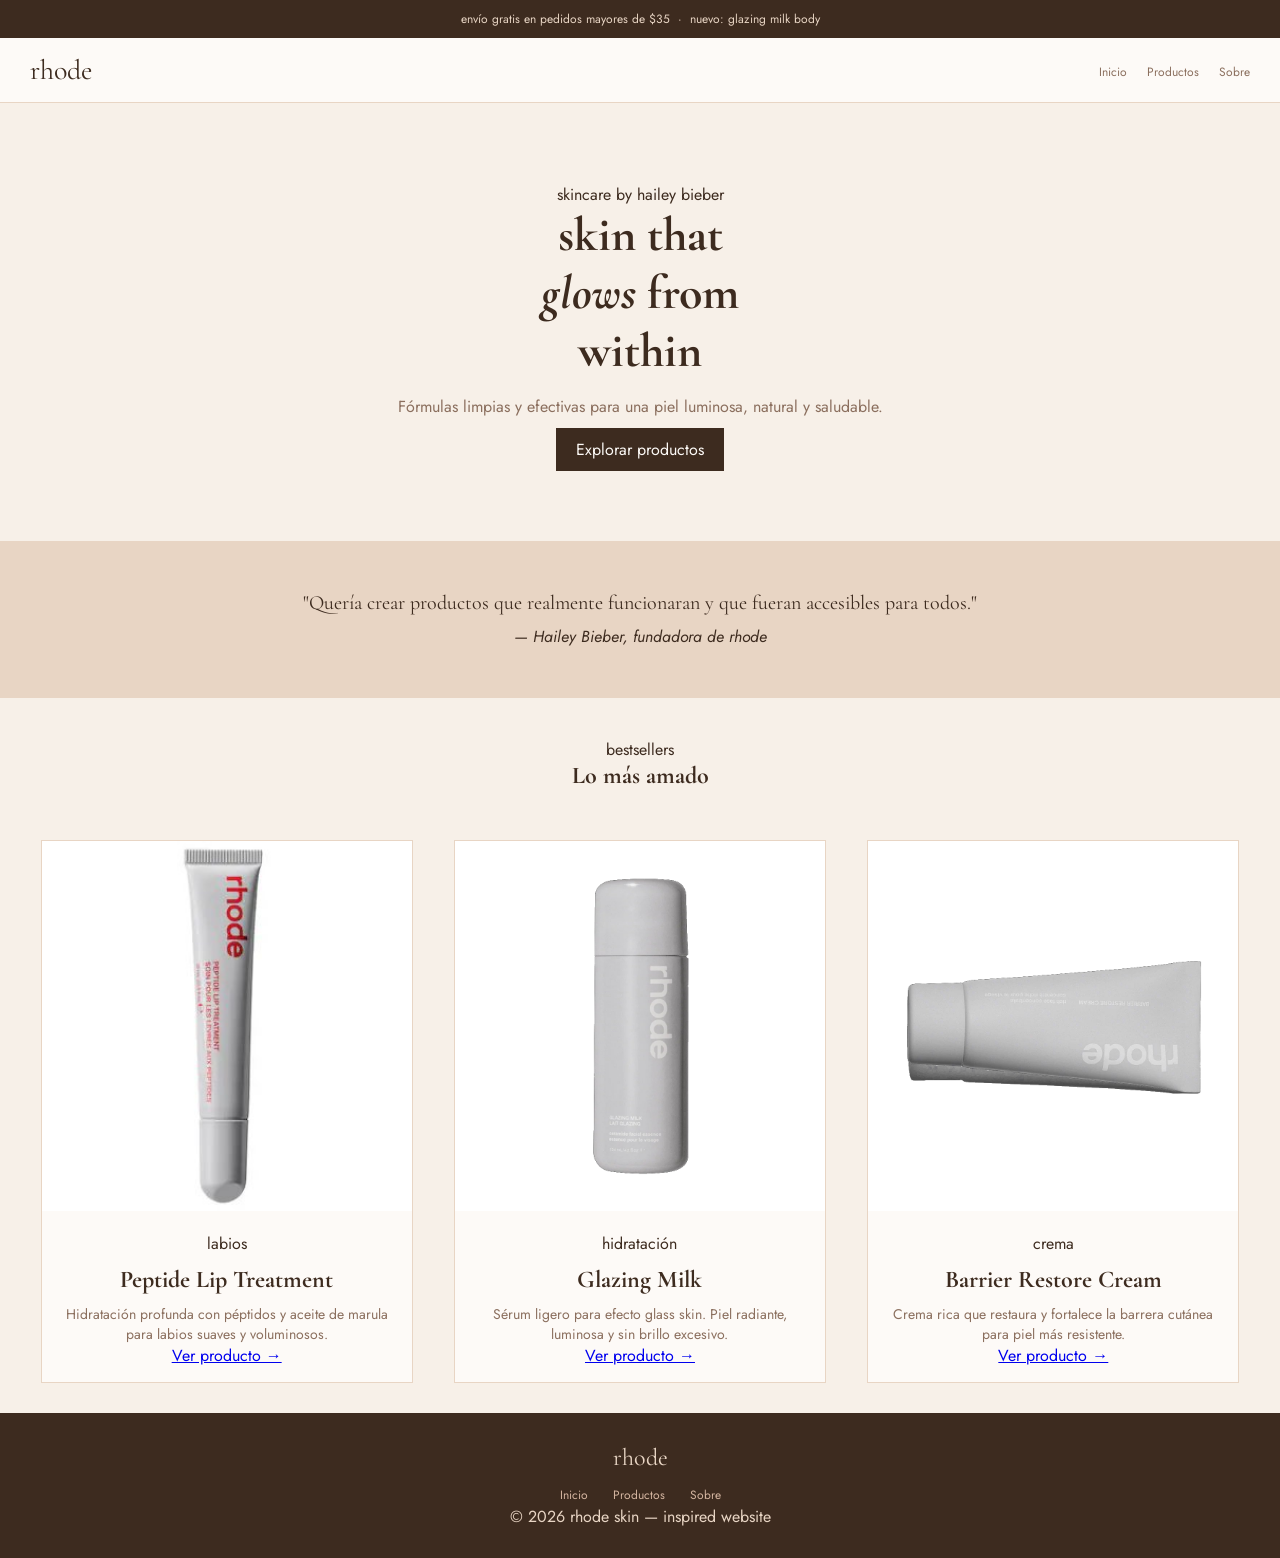
<file: rhode-web/index.html>
<!DOCTYPE html>
<html lang="es">
<head>
    <meta charset="UTF-8">
    <meta name="viewport" content="width=device-width, initial-scale=1.0">
    <title>rhode skin — beauty by hailey bieber</title>
    <link rel="stylesheet" href="estilo.css">
</head>
<body>


<div class="banner-strip">
    envío gratis en pedidos mayores de $35 &nbsp;·&nbsp; nuevo: glazing milk body
</div>


<header>
    <div class="navbar">
        <div class="logo">rhode</div>
        <nav>
            <ul>
                <li><a href="index.html">Inicio</a></li>
                <li><a href="productos.html">Productos</a></li>
                <li><a href="sobre.html">Sobre</a></li>
            </ul>
        </nav>
    </div>
</header>


<section class="hero">
    <span class="hero-eyebrow">skincare by hailey bieber</span>
    <h1>skin that<br><em>glows</em> from<br>within</h1>
    <p>Fórmulas limpias y efectivas para una piel luminosa, natural y saludable.</p>
    <a href="productos.html" class="btn">Explorar productos</a>
</section>


<div class="quote-section">
    <blockquote>
        "Quería crear productos que realmente funcionaran y que fueran accesibles para todos."
    </blockquote>
    <cite>— Hailey Bieber, fundadora de rhode</cite>
</div>


<div class="section-title">
    <span class="eyebrow">bestsellers</span>
    <h2>Lo más amado</h2>
</div>


<section class="inventario">
    <div class="carta">
        <div class="carta-img-wrap">
            <img src="img/lip-treatment.png" alt="Peptide Lip Treatment">
        </div>
        <div class="carta-body">
            <span class="carta-tag">labios</span>
            <h2>Peptide Lip Treatment</h2>
            <p>Hidratación profunda con péptidos y aceite de marula para labios suaves y voluminosos.</p>
            <a href="productos.html">Ver producto →</a>
        </div>
    </div>


    <div class="carta">
        <div class="carta-img-wrap">
            <img src="img/glazing-milk.png" alt="Glazing Milk">
        </div>
        <div class="carta-body">
            <span class="carta-tag">hidratación</span>
            <h2>Glazing Milk</h2>
            <p>Sérum ligero para efecto glass skin. Piel radiante, luminosa y sin brillo excesivo.</p>
            <a href="productos.html">Ver producto →</a>
        </div>
    </div>


    <div class="carta">
        <div class="carta-img-wrap">
            <img src="img/barrier-cream.png" alt="Barrier Restore Cream">
        </div>
        <div class="carta-body">
            <span class="carta-tag">crema</span>
            <h2>Barrier Restore Cream</h2>
            <p>Crema rica que restaura y fortalece la barrera cutánea para piel más resistente.</p>
            <a href="productos.html">Ver producto →</a>
        </div>
    </div>
</section>


<footer>
    <span class="footer-logo">rhode</span>
    <nav>
        <a href="index.html">Inicio</a>
        <a href="productos.html">Productos</a>
        <a href="sobre.html">Sobre</a>
    </nav>
    <p>&copy; 2026 rhode skin — inspired website</p>
</footer>


</body>
</html>
</file>
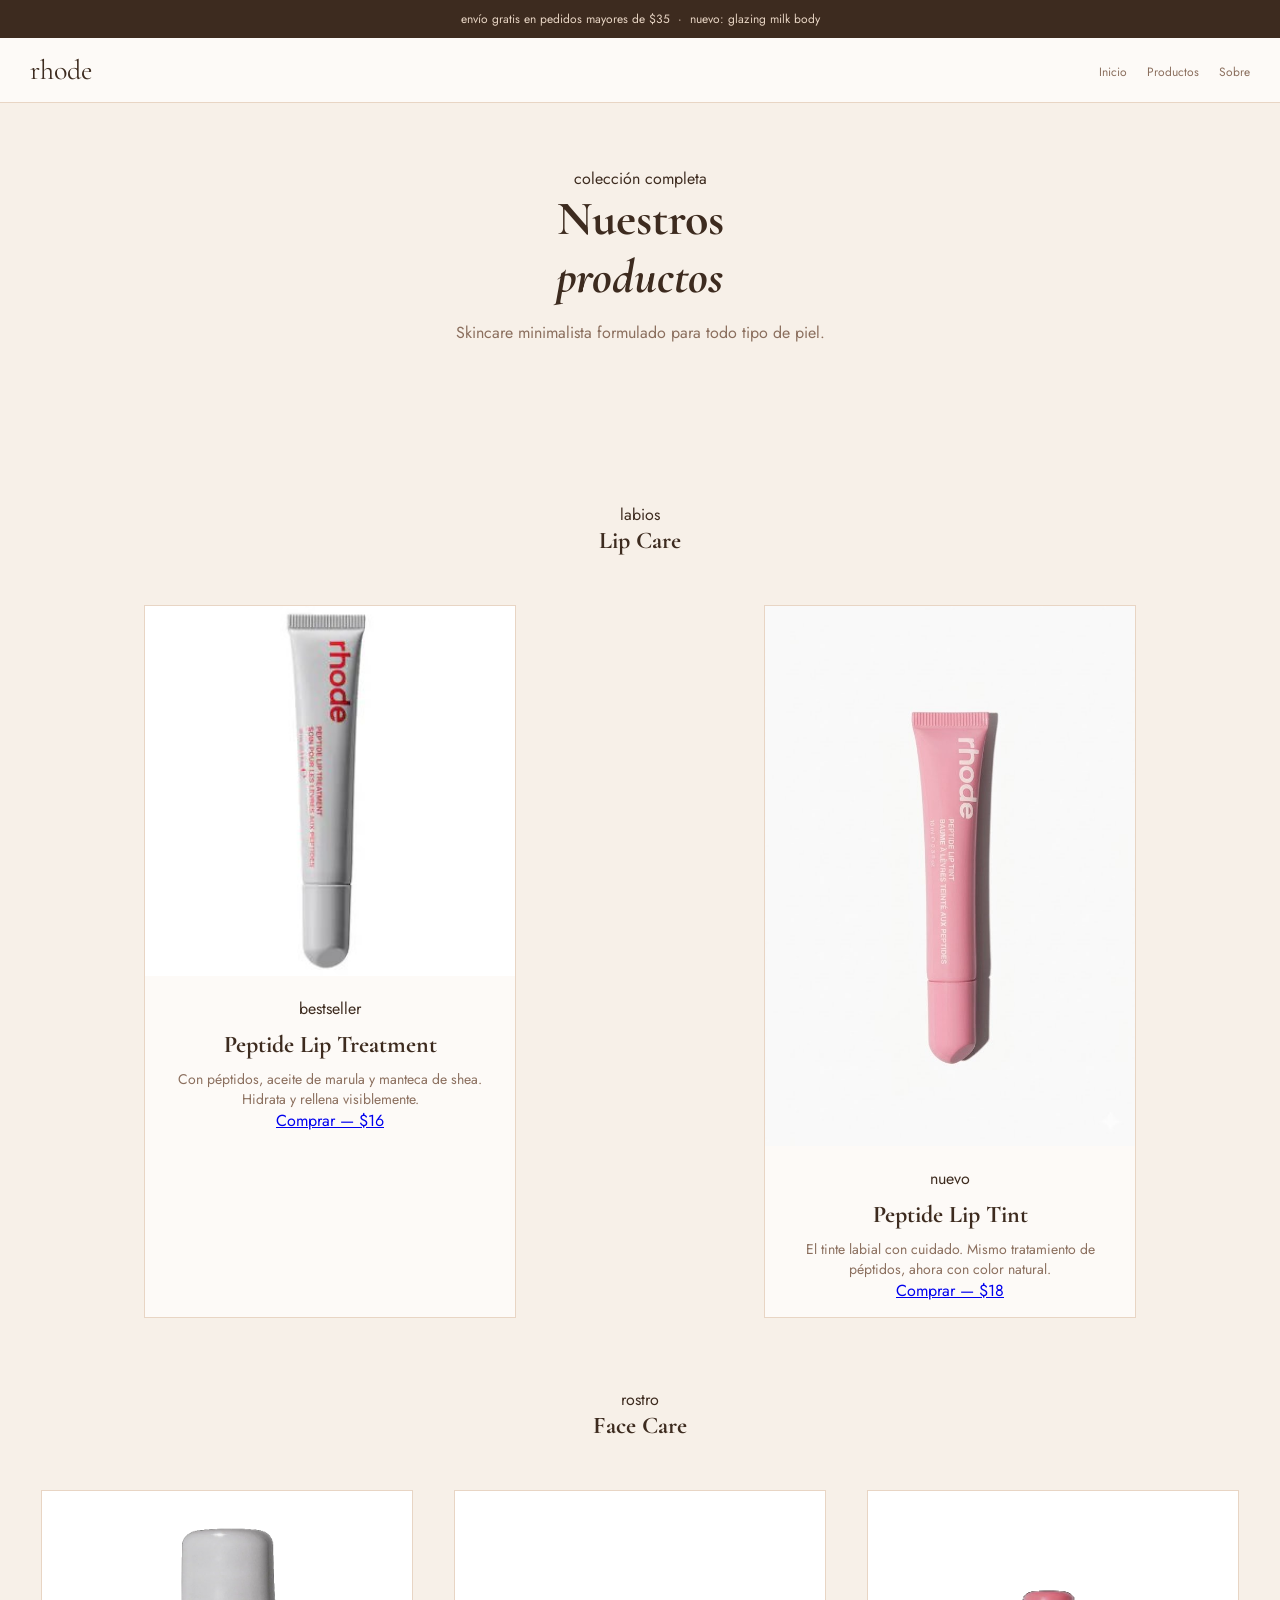
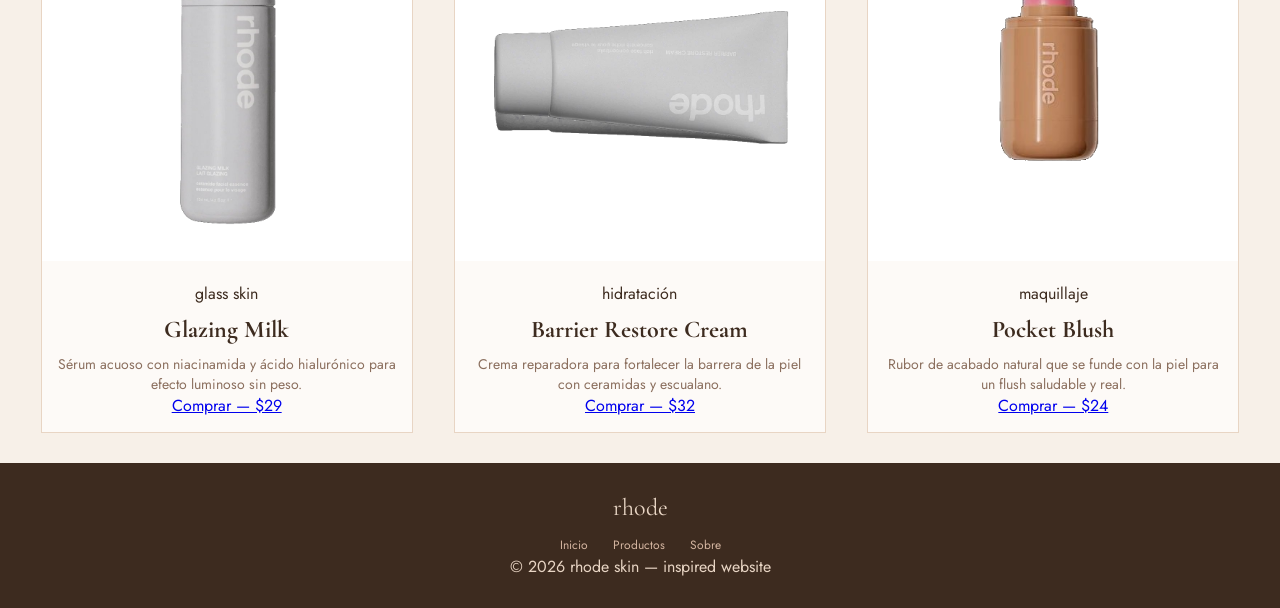
<file: rhode-web/productos.html>
<!DOCTYPE html>
<html lang="es">
<head>
    <meta charset="UTF-8">
    <meta name="viewport" content="width=device-width, initial-scale=1.0">
    <title>Productos — rhode skin</title>
    <link rel="stylesheet" href="estilo.css">
</head>
<body>


<div class="banner-strip">
    envío gratis en pedidos mayores de $35 &nbsp;·&nbsp; nuevo: glazing milk body
</div>


<header>
    <div class="navbar">
        <div class="logo">rhode</div>
        <nav>
            <ul>
                <li><a href="index.html">Inicio</a></li>
                <li><a href="productos.html">Productos</a></li>
                <li><a href="sobre.html">Sobre</a></li>
            </ul>
        </nav>
    </div>
</header>


<section class="hero" style="min-height: 40vh; padding: 4rem 2rem;">
    <span class="hero-eyebrow">colección completa</span>
    <h1>Nuestros<br><em>productos</em></h1>
    <p>Skincare minimalista formulado para todo tipo de piel.</p>
</section>


<div class="section-title">
    <span class="eyebrow">labios</span>
    <h2>Lip Care</h2>
</div>


<section class="inventario">
    <div class="carta">
        <div class="carta-img-wrap">
            <img src="img/lip-treatment.png" alt="Peptide Lip Treatment">
        </div>
        <div class="carta-body">
            <span class="carta-tag">bestseller</span>
            <h2>Peptide Lip Treatment</h2>
            <p>Con péptidos, aceite de marula y manteca de shea. Hidrata y rellena visiblemente.</p>
            <a href="#">Comprar — $16</a>
        </div>
    </div>


    <div class="carta">
        <div class="carta-img-wrap">
            <img src="img/lip-tint.png" alt="Peptide Lip Tint">
        </div>
        <div class="carta-body">
            <span class="carta-tag">nuevo</span>
            <h2>Peptide Lip Tint</h2>
            <p>El tinte labial con cuidado. Mismo tratamiento de péptidos, ahora con color natural.</p>
            <a href="#">Comprar — $18</a>
        </div>
    </div>
</section>


<div class="section-title">
    <span class="eyebrow">rostro</span>
    <h2>Face Care</h2>
</div>


<section class="inventario">
    <div class="carta">
        <div class="carta-img-wrap">
            <img src="img/glazing-milk.png" alt="Glazing Milk">
        </div>
        <div class="carta-body">
            <span class="carta-tag">glass skin</span>
            <h2>Glazing Milk</h2>
            <p>Sérum acuoso con niacinamida y ácido hialurónico para efecto luminoso sin peso.</p>
            <a href="#">Comprar — $29</a>
        </div>
    </div>


    <div class="carta">
        <div class="carta-img-wrap">
            <img src="img/barrier-cream.png" alt="" Barrier Restore Cream">
        </div>
        <div class="carta-body">
            <span class="carta-tag">hidratación</span>
            <h2>Barrier Restore Cream</h2>
            <p>Crema reparadora para fortalecer la barrera de la piel con ceramidas y escualano.</p>
            <a href="#">Comprar — $32</a>
        </div>
    </div>


    <div class="carta">
        <div class="carta-img-wrap">
            <img src="img/pocket-blush.png" alt="Pocket Blush">
        </div>
        <div class="carta-body">
            <span class="carta-tag">maquillaje</span>
            <h2>Pocket Blush</h2>
            <p>Rubor de acabado natural que se funde con la piel para un flush saludable y real.</p>
            <a href="#">Comprar — $24</a>
        </div>
    </div>
</section>


<footer>
    <span class="footer-logo">rhode</span>
    <nav>
        <a href="index.html">Inicio</a>
        <a href="productos.html">Productos</a>
        <a href="sobre.html">Sobre</a>
    </nav>
    <p>&copy; 2026 rhode skin — inspired website</p>
</footer>


</body>
</html>
</file>
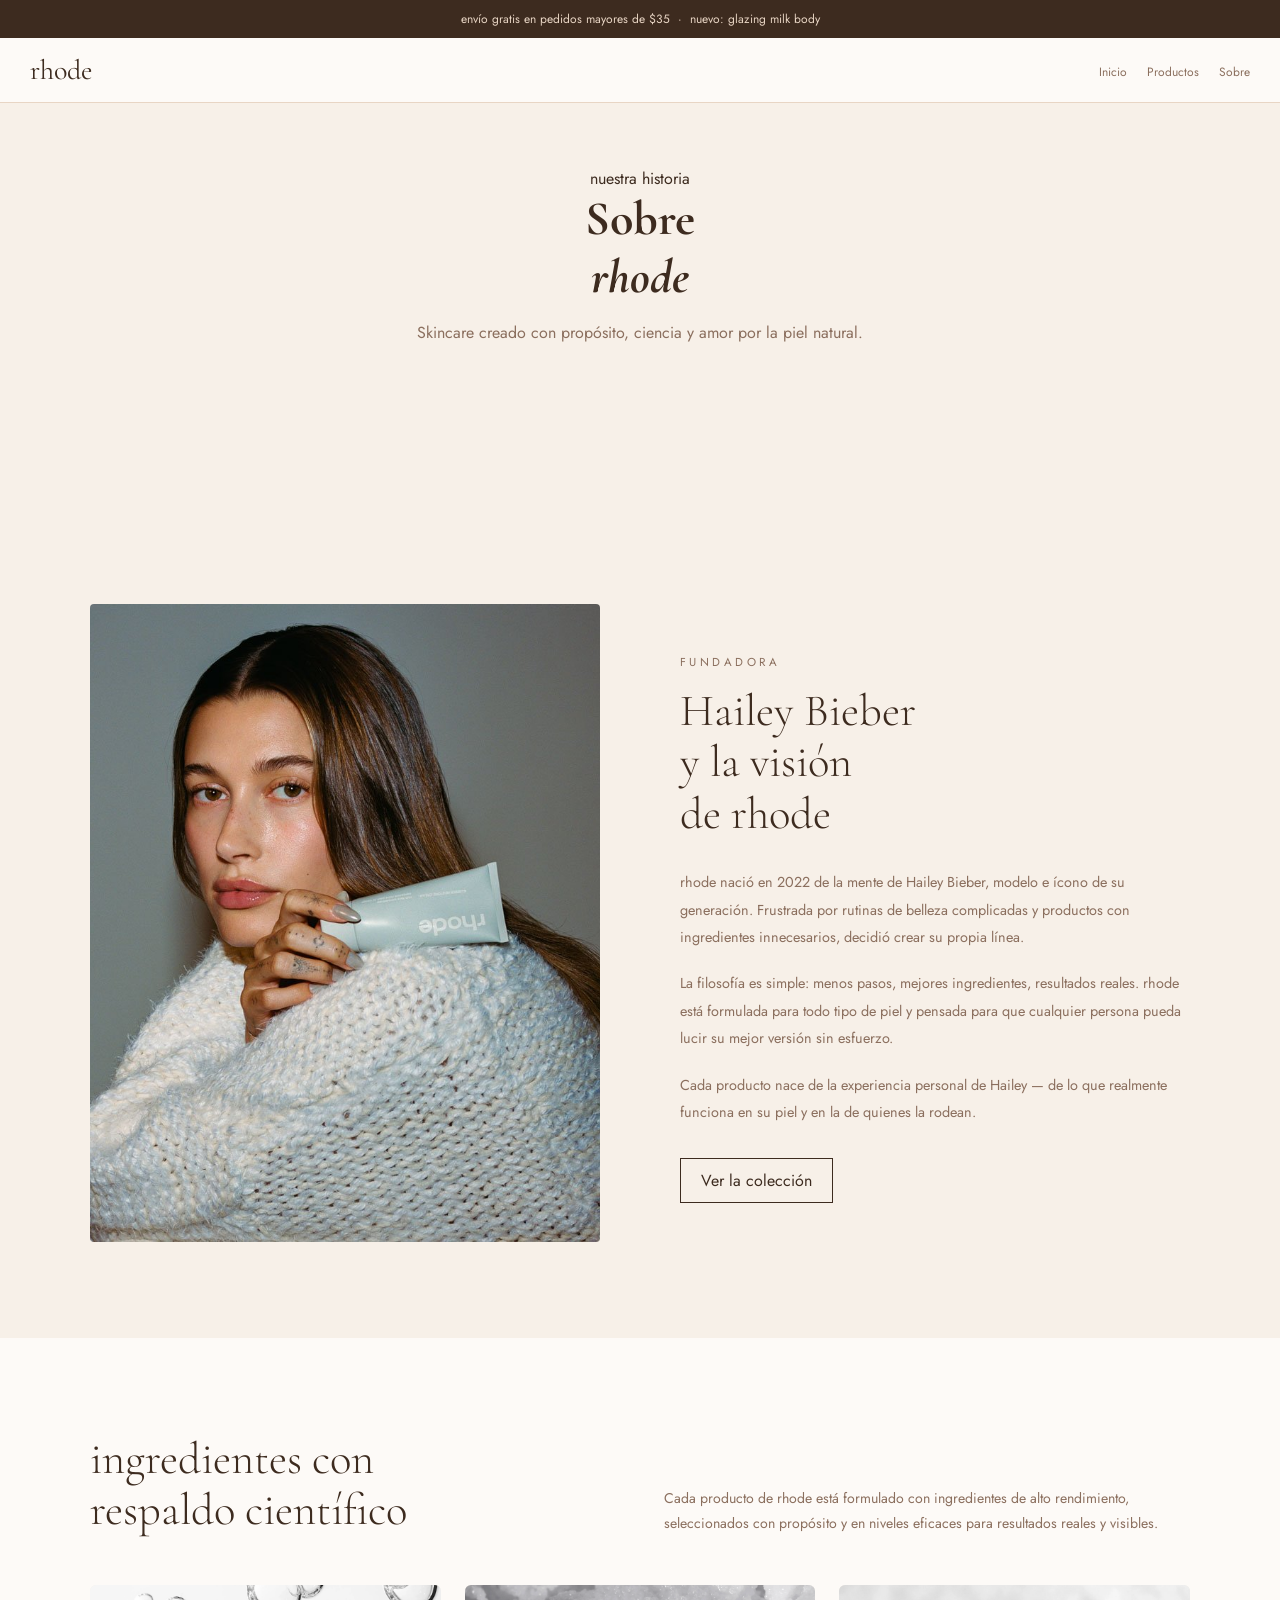
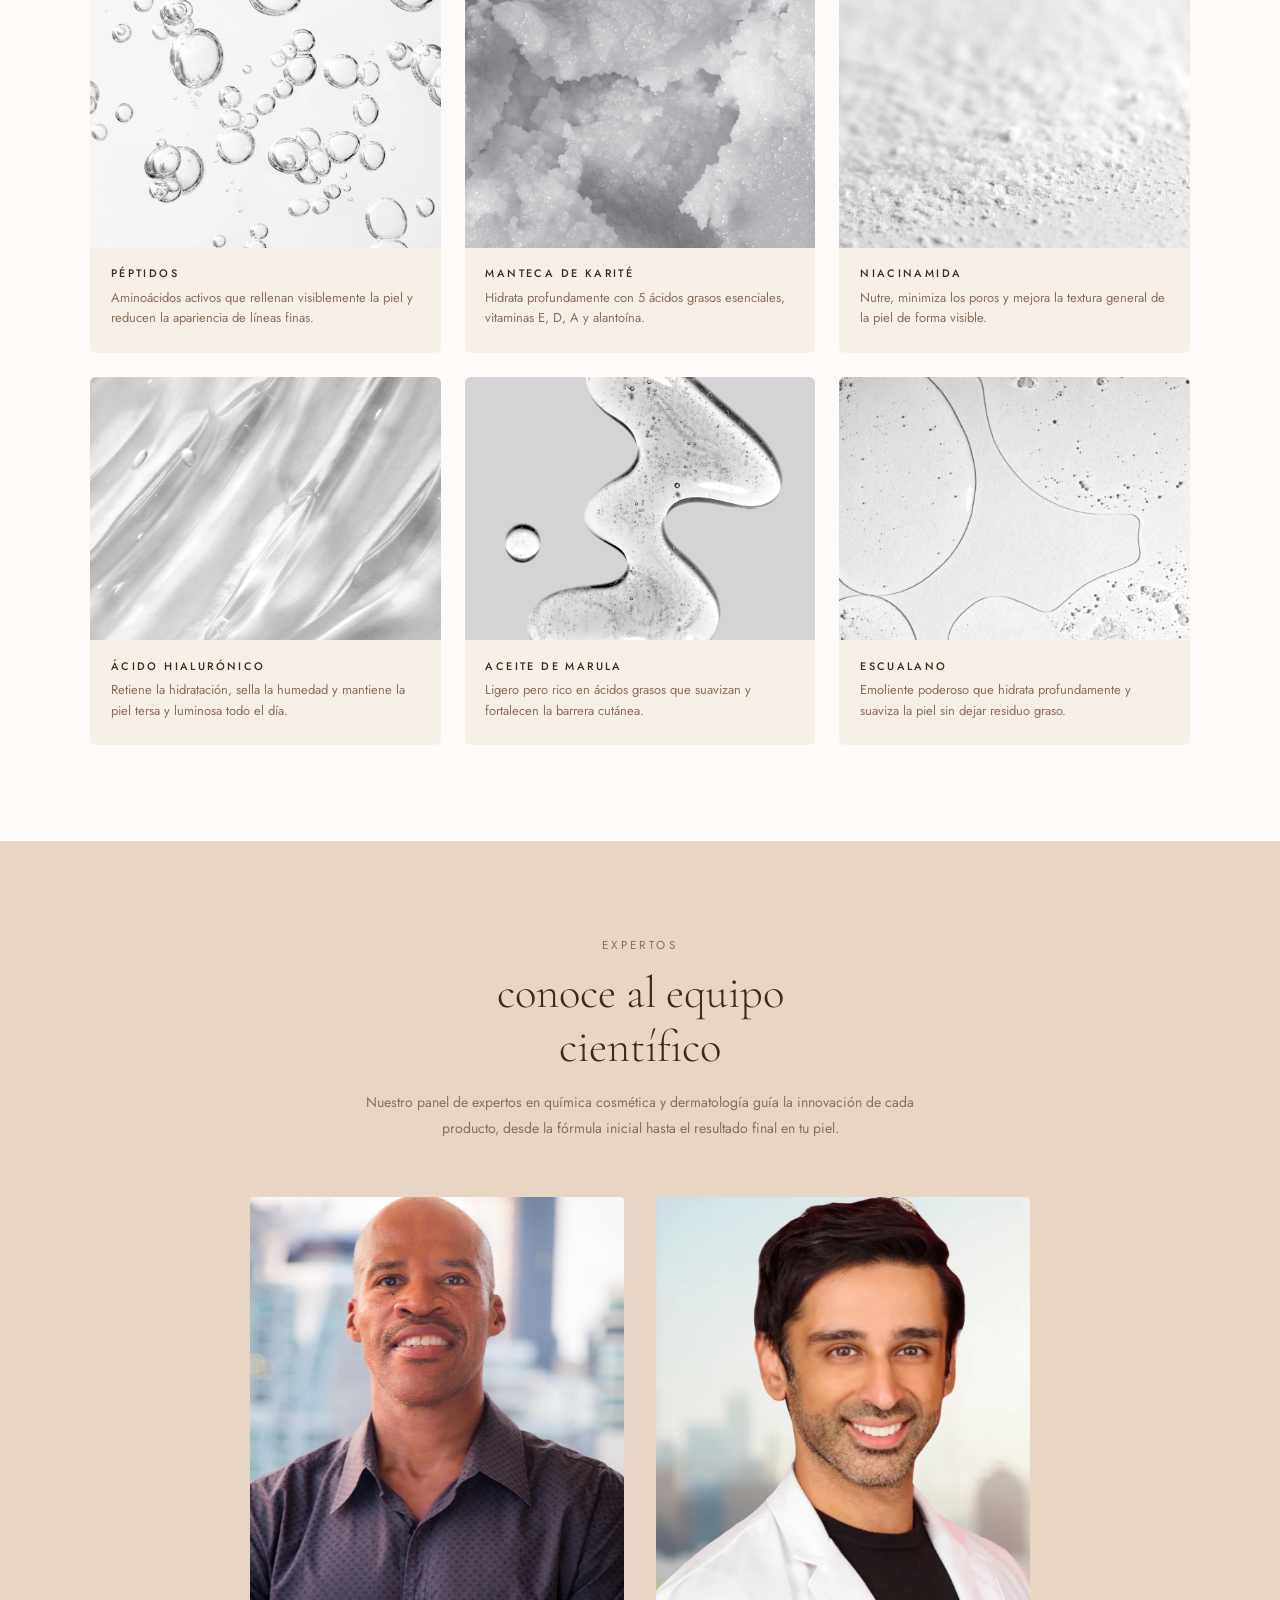
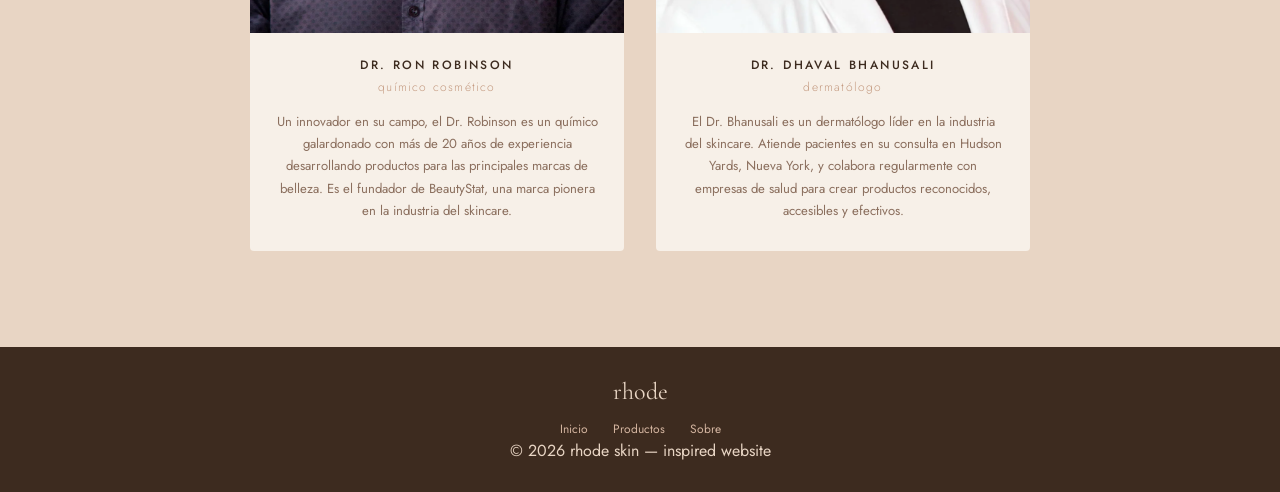
<file: rhode-web/sobre.html>
<!DOCTYPE html>
<html lang="es">
<head>
    <meta charset="UTF-8">
    <meta name="viewport" content="width=device-width, initial-scale=1.0">
    <title>Sobre rhode — beauty by hailey bieber</title>
    <link rel="stylesheet" href="estilo.css">
    <style>


        /* ══════════════════════════════
           SECCIONES — estructura base
        ══════════════════════════════ */
        .seccion {
            padding: 6rem 3rem;
        }


        .seccion-cream  { background-color: var(--cream); }
        .seccion-blush  { background-color: var(--blush); }
        .seccion-white  { background-color: var(--white); }


        .seccion-inner {
            max-width: 1100px;
            margin: 0 auto;
        }


        /* ══════════════════════════════
           1. FUNDADORA
        ══════════════════════════════ */
        .fundadora-grid {
            display: grid;
            grid-template-columns: 1fr 1fr;
            gap: 5rem;
            align-items: center;
        }


        .fundadora-img {
            border-radius: 4px;
            overflow: hidden;
            aspect-ratio: 4/5;
        }


        .fundadora-img img {
            width: 100%;
            height: 100%;
            object-fit: cover;
            object-position: top;
        }


        .fundadora-texto .eyebrow {
            font-size: 0.72rem;
            letter-spacing: 0.3em;
            text-transform: uppercase;
            color: var(--bark);
            display: block;
            margin-bottom: 1rem;
        }


        .fundadora-texto h2 {
            font-family: 'Cormorant Garamond', serif;
            font-size: clamp(2.2rem, 3.5vw, 3.2rem);
            font-weight: 300;
            color: var(--deep);
            line-height: 1.15;
            margin-bottom: 1.8rem;
        }


        .fundadora-texto p {
            font-size: 0.9rem;
            color: var(--bark);
            line-height: 1.9;
            margin-bottom: 1.2rem;
        }


        /* ══════════════════════════════
           2. INGREDIENTES
        ══════════════════════════════ */
        .ing-header {
            display: grid;
            grid-template-columns: 1fr 1fr;
            gap: 3rem;
            align-items: end;
            margin-bottom: 3rem;
        }


        .ing-header h2 {
            font-family: 'Cormorant Garamond', serif;
            font-size: clamp(2rem, 3.5vw, 3rem);
            font-weight: 300;
            color: var(--deep);
            line-height: 1.15;
        }


        .ing-header p {
            font-size: 0.88rem;
            color: var(--bark);
            line-height: 1.8;
        }


        .ing-grid {
            display: grid;
            grid-template-columns: repeat(3, 1fr);
            gap: 1.5rem;
        }


        .ing-card {
            background-color: var(--cream);
            border-radius: 6px;
            overflow: hidden;
            transition: transform 0.3s, box-shadow 0.3s;
        }


        .ing-card:hover {
            transform: translateY(-5px);
            box-shadow: 0 14px 35px rgba(61,43,31,0.09);
        }


        .ing-card img {
            width: 100%;
            aspect-ratio: 4/3;
            object-fit: cover;
            display: block;
            filter: grayscale(20%);
            transition: filter 0.4s;
        }


        .ing-card:hover img { filter: grayscale(0%); }


        .ing-card-body {
            padding: 1.1rem 1.3rem 1.5rem;
        }


        .ing-card-body h4 {
            font-size: 0.68rem;
            font-weight: 500;
            letter-spacing: 0.22em;
            text-transform: uppercase;
            color: var(--deep);
            margin-bottom: 0.4rem;
        }


        .ing-card-body p {
            font-size: 0.81rem;
            color: var(--bark);
            line-height: 1.6;
        }


        /* ══════════════════════════════
           3. EQUIPO CIENTÍFICO
        ══════════════════════════════ */
        .team-header {
            text-align: center;
            margin-bottom: 3.5rem;
        }


        .team-header .eyebrow {
            font-size: 0.72rem;
            letter-spacing: 0.3em;
            text-transform: uppercase;
            color: var(--bark);
            display: block;
            margin-bottom: 0.8rem;
        }


        .team-header h2 {
            font-family: 'Cormorant Garamond', serif;
            font-size: clamp(2rem, 3.5vw, 3rem);
            font-weight: 300;
            color: var(--deep);
            margin-bottom: 1rem;
        }


        .team-header p {
            font-size: 0.88rem;
            color: var(--bark);
            line-height: 1.8;
            max-width: 580px;
            margin: 0 auto;
        }


        .team-grid {
            display: grid;
            grid-template-columns: repeat(2, 1fr);
            gap: 2rem;
            max-width: 780px;
            margin: 0 auto;
        }


        .team-card {
            background-color: var(--cream);
            border-radius: 4px;
            overflow: hidden;
            transition: transform 0.3s, box-shadow 0.3s;
        }


        .team-card:hover {
            transform: translateY(-5px);
            box-shadow: 0 16px 40px rgba(61,43,31,0.1);
        }


        .team-card img {
            width: 100%;
            aspect-ratio: 3/3.5;
            object-fit: cover;
            object-position: top;
            display: block;
        }


        .team-card-body {
            padding: 1.4rem 1.6rem 1.8rem;
            text-align: center;
        }


        .team-card-body h3 {
            font-size: 0.75rem;
            font-weight: 500;
            letter-spacing: 0.2em;
            text-transform: uppercase;
            color: var(--deep);
            margin-bottom: 0.3rem;
        }


        .team-role {
            display: block;
            font-size: 0.75rem;
            color: var(--accent);
            letter-spacing: 0.1em;
            margin-bottom: 0.9rem;
            font-weight: 300;
        }


        .team-card-body p {
            font-size: 0.82rem;
            color: var(--bark);
            line-height: 1.7;
        }


        /* ══════════════════════════════
           RESPONSIVE
        ══════════════════════════════ */
        @media (max-width: 768px) {
            .seccion { padding: 4rem 1.5rem; }
            .fundadora-grid { grid-template-columns: 1fr; gap: 2.5rem; }
            .ing-header { grid-template-columns: 1fr; gap: 1rem; }
            .ing-grid { grid-template-columns: repeat(2, 1fr); }
            .team-grid { grid-template-columns: 1fr; max-width: 400px; }
            .sobre-nav a { padding: 1rem 1.5rem; }
        }


        @media (max-width: 480px) {
            .ing-grid { grid-template-columns: 1fr; }
        }


    </style>
</head>
<body>


<div class="banner-strip">
    envío gratis en pedidos mayores de $35 &nbsp;·&nbsp; nuevo: glazing milk body
</div>


<header>
    <div class="navbar">
        <div class="logo">rhode</div>
        <nav>
            <ul>
                <li><a href="index.html">Inicio</a></li>
                <li><a href="productos.html">Productos</a></li>
                <li><a href="sobre.html">Sobre</a></li>
            </ul>
        </nav>
    </div>
</header>


<!-- HERO -->
<section class="hero" style="min-height:45vh; padding:4rem 2rem;">
    <span class="hero-eyebrow">nuestra historia</span>
    <h1>Sobre<br><em>rhode</em></h1>
    <p>Skincare creado con propósito, ciencia y amor por la piel natural.</p>
</section>






<!-- ═══════════════════════════════════════
     SECCIÓN 1 — FUNDADORA
════════════════════════════════════════ -->
<section class="seccion seccion-cream" id="fundadora">
    <div class="seccion-inner">
        <div class="fundadora-grid">
            <div class="fundadora-img">
                <img src="img/hailey.png" alt="Hailey Bieber — fundadora de rhode">
            </div>
            <div class="fundadora-texto">
                <span class="eyebrow">fundadora</span>
                <h2>Hailey Bieber<br>y la visión<br>de rhode</h2>
                <p>rhode nació en 2022 de la mente de Hailey Bieber, modelo e ícono de su generación. Frustrada por rutinas de belleza complicadas y productos con ingredientes innecesarios, decidió crear su propia línea.</p>
                <p>La filosofía es simple: menos pasos, mejores ingredientes, resultados reales. rhode está formulada para todo tipo de piel y pensada para que cualquier persona pueda lucir su mejor versión sin esfuerzo.</p>
                <p>Cada producto nace de la experiencia personal de Hailey — de lo que realmente funciona en su piel y en la de quienes la rodean.</p>
                <br>
                <a href="productos.html" class="btn-outline">Ver la colección</a>
            </div>
        </div>
    </div>
</section>




<!-- ═══════════════════════════════════════
     SECCIÓN 2 — INGREDIENTES
════════════════════════════════════════ -->
<section class="seccion seccion-white" id="ingredientes">
    <div class="seccion-inner">
        <div class="ing-header">
            <h2>ingredientes con<br>respaldo científico</h2>
            <p>Cada producto de rhode está formulado con ingredientes de alto rendimiento, seleccionados con propósito y en niveles eficaces para resultados reales y visibles.</p>
        </div>


        <div class="ing-grid">
            <div class="ing-card">
                <img src="img/Ing_Peptides_2000x2000_b665f6c3-dc64-4354-9231-f83caa54cb12_2000x.webp" alt="Péptidos">
                <div class="ing-card-body">
                    <h4>Péptidos</h4>
                    <p>Aminoácidos activos que rellenan visiblemente la piel y reducen la apariencia de líneas finas.</p>
                </div>
            </div>
            <div class="ing-card">
                <img src="img/Ing_SheaButter_v3_2000x2000_1_2000x.webp" alt="Manteca de Karité">
                <div class="ing-card-body">
                    <h4>Manteca de karité</h4>
                    <p>Hidrata profundamente con 5 ácidos grasos esenciales, vitaminas E, D, A y alantoína.</p>
                </div>
            </div>
            <div class="ing-card">
                <img src="img/Ing_Niacinamide_2000x2000_4967fd9c-bc95-4aba-acc6-d0eab27b268a_2000x.webp" alt="Niacinamida">
                <div class="ing-card-body">
                    <h4>Niacinamida</h4>
                    <p>Nutre, minimiza los poros y mejora la textura general de la piel de forma visible.</p>
                </div>
            </div>
            <div class="ing-card">
                <img src="img/Ing_Hyaluronic_2000x2000_40745670-93e7-4db2-a665-8a5be176e7d1_2000x.webp" alt="Ácido Hialurónico">
                <div class="ing-card-body">
                    <h4>Ácido hialurónico</h4>
                    <p>Retiene la hidratación, sella la humedad y mantiene la piel tersa y luminosa todo el día.</p>
                </div>
            </div>
            <div class="ing-card">
                <img src="img/Ing_Marula_2000x2000_60b205d0-9144-401b-a41b-7fee07abd7c4_2000x.webp" alt="Aceite de Marula">
                <div class="ing-card-body">
                    <h4>Aceite de marula</h4>
                    <p>Ligero pero rico en ácidos grasos que suavizan y fortalecen la barrera cutánea.</p>
                </div>
            </div>
            <div class="ing-card">
                <img src="img/Ing_Squalene_2000x2000_0c9b3737-9763-4389-a1db-442baad40e19_2000x.webp" alt="Escualano">
                <div class="ing-card-body">
                    <h4>Escualano</h4>
                    <p>Emoliente poderoso que hidrata profundamente y suaviza la piel sin dejar residuo graso.</p>
                </div>
            </div>
        </div>
    </div>
</section>




<!-- ═══════════════════════════════════════
     SECCIÓN 3 — EQUIPO CIENTÍFICO
════════════════════════════════════════ -->
<section class="seccion seccion-blush" id="equipo">
    <div class="seccion-inner">
        <div class="team-header">
            <span class="eyebrow">expertos</span>
            <h2>conoce al equipo<br>científico</h2>
            <p>Nuestro panel de expertos en química cosmética y dermatología guía la innovación de cada producto, desde la fórmula inicial hasta el resultado final en tu piel.</p>
        </div>


        <div class="team-grid">
            <div class="team-card">
                <img src="img/ron_2000x.webp" alt="Dr. Ron Robinson">
                <div class="team-card-body">
                    <h3>Dr. Ron Robinson</h3>
                    <span class="team-role">químico cosmético</span>
                    <p>Un innovador en su campo, el Dr. Robinson es un químico galardonado con más de 20 años de experiencia desarrollando productos para las principales marcas de belleza. Es el fundador de BeautyStat, una marca pionera en la industria del skincare.</p>
                </div>
            </div>
            <div class="team-card">
                <img src="img/dhaval_054933d8-4aa9-4b0f-9dab-8bd84b148cd1_2000x.webp" alt="Dr. Dhaval Bhanusali">
                <div class="team-card-body">
                    <h3>Dr. Dhaval Bhanusali</h3>
                    <span class="team-role">dermatólogo</span>
                    <p>El Dr. Bhanusali es un dermatólogo líder en la industria del skincare. Atiende pacientes en su consulta en Hudson Yards, Nueva York, y colabora regularmente con empresas de salud para crear productos reconocidos, accesibles y efectivos.</p>
                </div>
            </div>
        </div>
    </div>
</section>




<footer>
    <span class="footer-logo">rhode</span>
    <nav>
        <a href="index.html">Inicio</a>
        <a href="productos.html">Productos</a>
        <a href="sobre.html">Sobre</a>
    </nav>
    <p>&copy; 2026 rhode skin — inspired website</p>
</footer>


</body>
</html>
</file>
<file: rhode-web/estilo.css>
/* FUENTE */
@import url('https://fonts.googleapis.com/css2?family=Cormorant+Garamond&family=Jost&display=swap');

/* COLORES */
:root {
    --cream: #F7F0E8;
    --blush: #E8D5C4;
    --petal: #D4B5A0;
    --bark: #8B6F5E;
    --deep: #3D2B1F;
    --white: #FDFAF7;
    --accent: #C49A80;
}

/* RESET */
* {
    margin: 0;
    padding: 0;
    box-sizing: border-box;
}

/* BODY */
body {
    font-family: 'Jost', sans-serif;
    background-color: var(--cream);
    color: var(--deep);
}

/* BANNER */
.banner-strip {
    background-color: var(--deep);
    color: var(--blush);
    text-align: center;
    padding: 10px;
    font-size: 12px;
}

/* HEADER */
header {
    background-color: var(--white);
    padding: 15px 30px;
    border-bottom: 1px solid var(--blush);
}

.navbar {
    display: flex;
    justify-content: space-between;
    align-items: center;
}

.logo {
    font-family: 'Cormorant Garamond', serif;
    font-size: 28px;
}

.navbar ul {
    list-style: none;
    display: flex;
}

.navbar li {
    margin-left: 20px;
}

.navbar a {
    text-decoration: none;
    color: var(--bark);
    font-size: 12px;
}

/* HERO */
.hero {
    text-align: center;
    padding: 80px 20px;
}

.hero h1 {
    font-family: 'Cormorant Garamond', serif;
    font-size: 48px;
    margin-bottom: 15px;
}

.hero p {
    margin-bottom: 20px;
    color: var(--bark);
}

/* BOTONES */
.btn {
    background-color: var(--deep);
    color: var(--white);
    padding: 10px 20px;
    text-decoration: none;
}

.btn-outline {
    border: 1px solid var(--deep);
    padding: 10px 20px;
    text-decoration: none;
    color: var(--deep);
}

/* TITULOS */
.section-title {
    text-align: center;
    padding: 40px 20px 20px;
}

.section-title h2 {
    font-family: 'Cormorant Garamond', serif;
}

/* TARJETAS */
.inventario {
    display: flex;
    justify-content: space-around;
    padding: 20px;
    flex-wrap: wrap;
}

.carta {
    background-color: var(--white);
    width: 30%;
    margin: 10px;
    text-align: center;
    border: 1px solid var(--blush);
}

.carta img {
    width: 100%;
}

.carta-body {
    padding: 15px;
}

.carta h2 {
    font-family: 'Cormorant Garamond', serif;
    margin: 10px 0;
}

.carta p {
    font-size: 14px;
    color: var(--bark);
}

/* FRASE */
.quote-section {
    background-color: var(--blush);
    text-align: center;
    padding: 50px 20px;
}

.quote-section blockquote {
    font-family: 'Cormorant Garamond', serif;
    font-size: 20px;
    margin-bottom: 10px;
}

/* ABOUT */
.about-grid {
    display: flex;
    padding: 40px;
    gap: 20px;
}

.about-img img {
    width: 100%;
}

.about-text {
    width: 50%;
}

/* VALORES */
.valores-grid {
    display: flex;
    padding: 20px;
    flex-wrap: wrap;
}

.valor-card {
    width: 30%;
    padding: 20px;
    background-color: var(--white);
    margin: 10px;
    text-align: center;
}

/* FOOTER */
footer {
    background-color: var(--deep);
    color: var(--blush);
    text-align: center;
    padding: 30px 20px;
}

.footer-logo {
    font-family: 'Cormorant Garamond', serif;
    font-size: 24px;
    display: block;
    margin-bottom: 10px;
}

footer nav a {
    color: var(--petal);
    margin: 0 10px;
    text-decoration: none;
    font-size: 12px;
}
</file>
